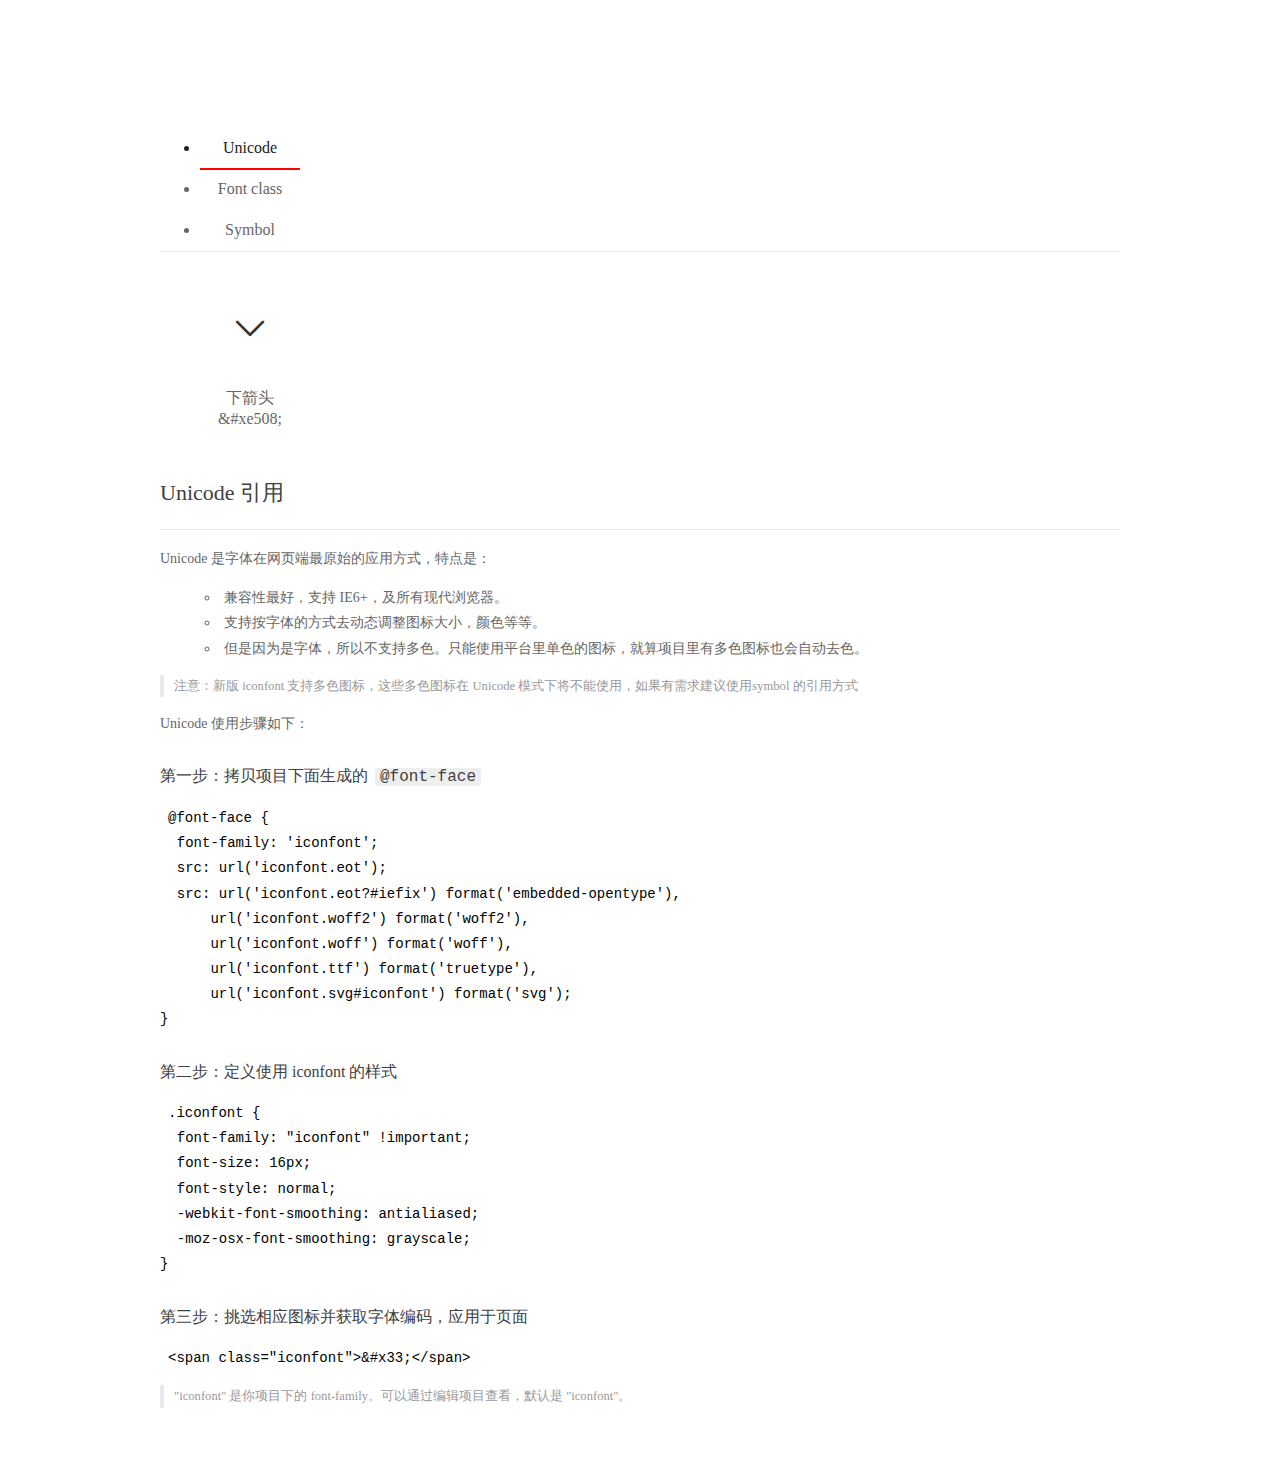
<file: font/demo_index.html>
<!DOCTYPE html>
<html>
<head>
  <meta charset="utf-8"/>
  <title>IconFont Demo</title>
  <link rel="shortcut icon" href="https://img.alicdn.com/tps/i4/TB1_oz6GVXXXXaFXpXXJDFnIXXX-64-64.ico" type="image/x-icon"/>
  <link rel="stylesheet" href="https://g.alicdn.com/thx/cube/1.3.2/cube.min.css">
  <link rel="stylesheet" href="demo.css">
  <link rel="stylesheet" href="iconfont.css">
  <script src="iconfont.js"></script>
  <!-- jQuery -->
  <script src="https://a1.alicdn.com/oss/uploads/2018/12/26/7bfddb60-08e8-11e9-9b04-53e73bb6408b.js"></script>
  <!-- 代码高亮 -->
  <script src="https://a1.alicdn.com/oss/uploads/2018/12/26/a3f714d0-08e6-11e9-8a15-ebf944d7534c.js"></script>
</head>
<body>
  <div class="main">
    <h1 class="logo"><a href="https://www.iconfont.cn/" title="iconfont 首页" target="_blank">&#xe86b;</a></h1>
    <div class="nav-tabs">
      <ul id="tabs" class="dib-box">
        <li class="dib active"><span>Unicode</span></li>
        <li class="dib"><span>Font class</span></li>
        <li class="dib"><span>Symbol</span></li>
      </ul>
      
    </div>
    <div class="tab-container">
      <div class="content unicode" style="display: block;">
          <ul class="icon_lists dib-box">
          
            <li class="dib">
              <span class="icon iconfont">&#xe508;</span>
                <div class="name">下箭头</div>
                <div class="code-name">&amp;#xe508;</div>
              </li>
          
          </ul>
          <div class="article markdown">
          <h2 id="unicode-">Unicode 引用</h2>
          <hr>

          <p>Unicode 是字体在网页端最原始的应用方式，特点是：</p>
          <ul>
            <li>兼容性最好，支持 IE6+，及所有现代浏览器。</li>
            <li>支持按字体的方式去动态调整图标大小，颜色等等。</li>
            <li>但是因为是字体，所以不支持多色。只能使用平台里单色的图标，就算项目里有多色图标也会自动去色。</li>
          </ul>
          <blockquote>
            <p>注意：新版 iconfont 支持多色图标，这些多色图标在 Unicode 模式下将不能使用，如果有需求建议使用symbol 的引用方式</p>
          </blockquote>
          <p>Unicode 使用步骤如下：</p>
          <h3 id="-font-face">第一步：拷贝项目下面生成的 <code>@font-face</code></h3>
<pre><code class="language-css"
>@font-face {
  font-family: 'iconfont';
  src: url('iconfont.eot');
  src: url('iconfont.eot?#iefix') format('embedded-opentype'),
      url('iconfont.woff2') format('woff2'),
      url('iconfont.woff') format('woff'),
      url('iconfont.ttf') format('truetype'),
      url('iconfont.svg#iconfont') format('svg');
}
</code></pre>
          <h3 id="-iconfont-">第二步：定义使用 iconfont 的样式</h3>
<pre><code class="language-css"
>.iconfont {
  font-family: "iconfont" !important;
  font-size: 16px;
  font-style: normal;
  -webkit-font-smoothing: antialiased;
  -moz-osx-font-smoothing: grayscale;
}
</code></pre>
          <h3 id="-">第三步：挑选相应图标并获取字体编码，应用于页面</h3>
<pre>
<code class="language-html"
>&lt;span class="iconfont"&gt;&amp;#x33;&lt;/span&gt;
</code></pre>
          <blockquote>
            <p>"iconfont" 是你项目下的 font-family。可以通过编辑项目查看，默认是 "iconfont"。</p>
          </blockquote>
          </div>
      </div>
      <div class="content font-class">
        <ul class="icon_lists dib-box">
          
          <li class="dib">
            <span class="icon iconfont icon-arrow"></span>
            <div class="name">
              下箭头
            </div>
            <div class="code-name">.icon-arrow
            </div>
          </li>
          
        </ul>
        <div class="article markdown">
        <h2 id="font-class-">font-class 引用</h2>
        <hr>

        <p>font-class 是 Unicode 使用方式的一种变种，主要是解决 Unicode 书写不直观，语意不明确的问题。</p>
        <p>与 Unicode 使用方式相比，具有如下特点：</p>
        <ul>
          <li>兼容性良好，支持 IE8+，及所有现代浏览器。</li>
          <li>相比于 Unicode 语意明确，书写更直观。可以很容易分辨这个 icon 是什么。</li>
          <li>因为使用 class 来定义图标，所以当要替换图标时，只需要修改 class 里面的 Unicode 引用。</li>
          <li>不过因为本质上还是使用的字体，所以多色图标还是不支持的。</li>
        </ul>
        <p>使用步骤如下：</p>
        <h3 id="-fontclass-">第一步：引入项目下面生成的 fontclass 代码：</h3>
<pre><code class="language-html">&lt;link rel="stylesheet" href="./iconfont.css"&gt;
</code></pre>
        <h3 id="-">第二步：挑选相应图标并获取类名，应用于页面：</h3>
<pre><code class="language-html">&lt;span class="iconfont icon-xxx"&gt;&lt;/span&gt;
</code></pre>
        <blockquote>
          <p>"
            iconfont" 是你项目下的 font-family。可以通过编辑项目查看，默认是 "iconfont"。</p>
        </blockquote>
      </div>
      </div>
      <div class="content symbol">
          <ul class="icon_lists dib-box">
          
            <li class="dib">
                <svg class="icon svg-icon" aria-hidden="true">
                  <use xlink:href="#icon-arrow"></use>
                </svg>
                <div class="name">下箭头</div>
                <div class="code-name">#icon-arrow</div>
            </li>
          
          </ul>
          <div class="article markdown">
          <h2 id="symbol-">Symbol 引用</h2>
          <hr>

          <p>这是一种全新的使用方式，应该说这才是未来的主流，也是平台目前推荐的用法。相关介绍可以参考这篇<a href="">文章</a>
            这种用法其实是做了一个 SVG 的集合，与另外两种相比具有如下特点：</p>
          <ul>
            <li>支持多色图标了，不再受单色限制。</li>
            <li>通过一些技巧，支持像字体那样，通过 <code>font-size</code>, <code>color</code> 来调整样式。</li>
            <li>兼容性较差，支持 IE9+，及现代浏览器。</li>
            <li>浏览器渲染 SVG 的性能一般，还不如 png。</li>
          </ul>
          <p>使用步骤如下：</p>
          <h3 id="-symbol-">第一步：引入项目下面生成的 symbol 代码：</h3>
<pre><code class="language-html">&lt;script src="./iconfont.js"&gt;&lt;/script&gt;
</code></pre>
          <h3 id="-css-">第二步：加入通用 CSS 代码（引入一次就行）：</h3>
<pre><code class="language-html">&lt;style&gt;
.icon {
  width: 1em;
  height: 1em;
  vertical-align: -0.15em;
  fill: currentColor;
  overflow: hidden;
}
&lt;/style&gt;
</code></pre>
          <h3 id="-">第三步：挑选相应图标并获取类名，应用于页面：</h3>
<pre><code class="language-html">&lt;svg class="icon" aria-hidden="true"&gt;
  &lt;use xlink:href="#icon-xxx"&gt;&lt;/use&gt;
&lt;/svg&gt;
</code></pre>
          </div>
      </div>

    </div>
  </div>
  <script>
  $(document).ready(function () {
      $('.tab-container .content:first').show()

      $('#tabs li').click(function (e) {
        var tabContent = $('.tab-container .content')
        var index = $(this).index()

        if ($(this).hasClass('active')) {
          return
        } else {
          $('#tabs li').removeClass('active')
          $(this).addClass('active')

          tabContent.hide().eq(index).fadeIn()
        }
      })
    })
  </script>
</body>
</html>
</file>
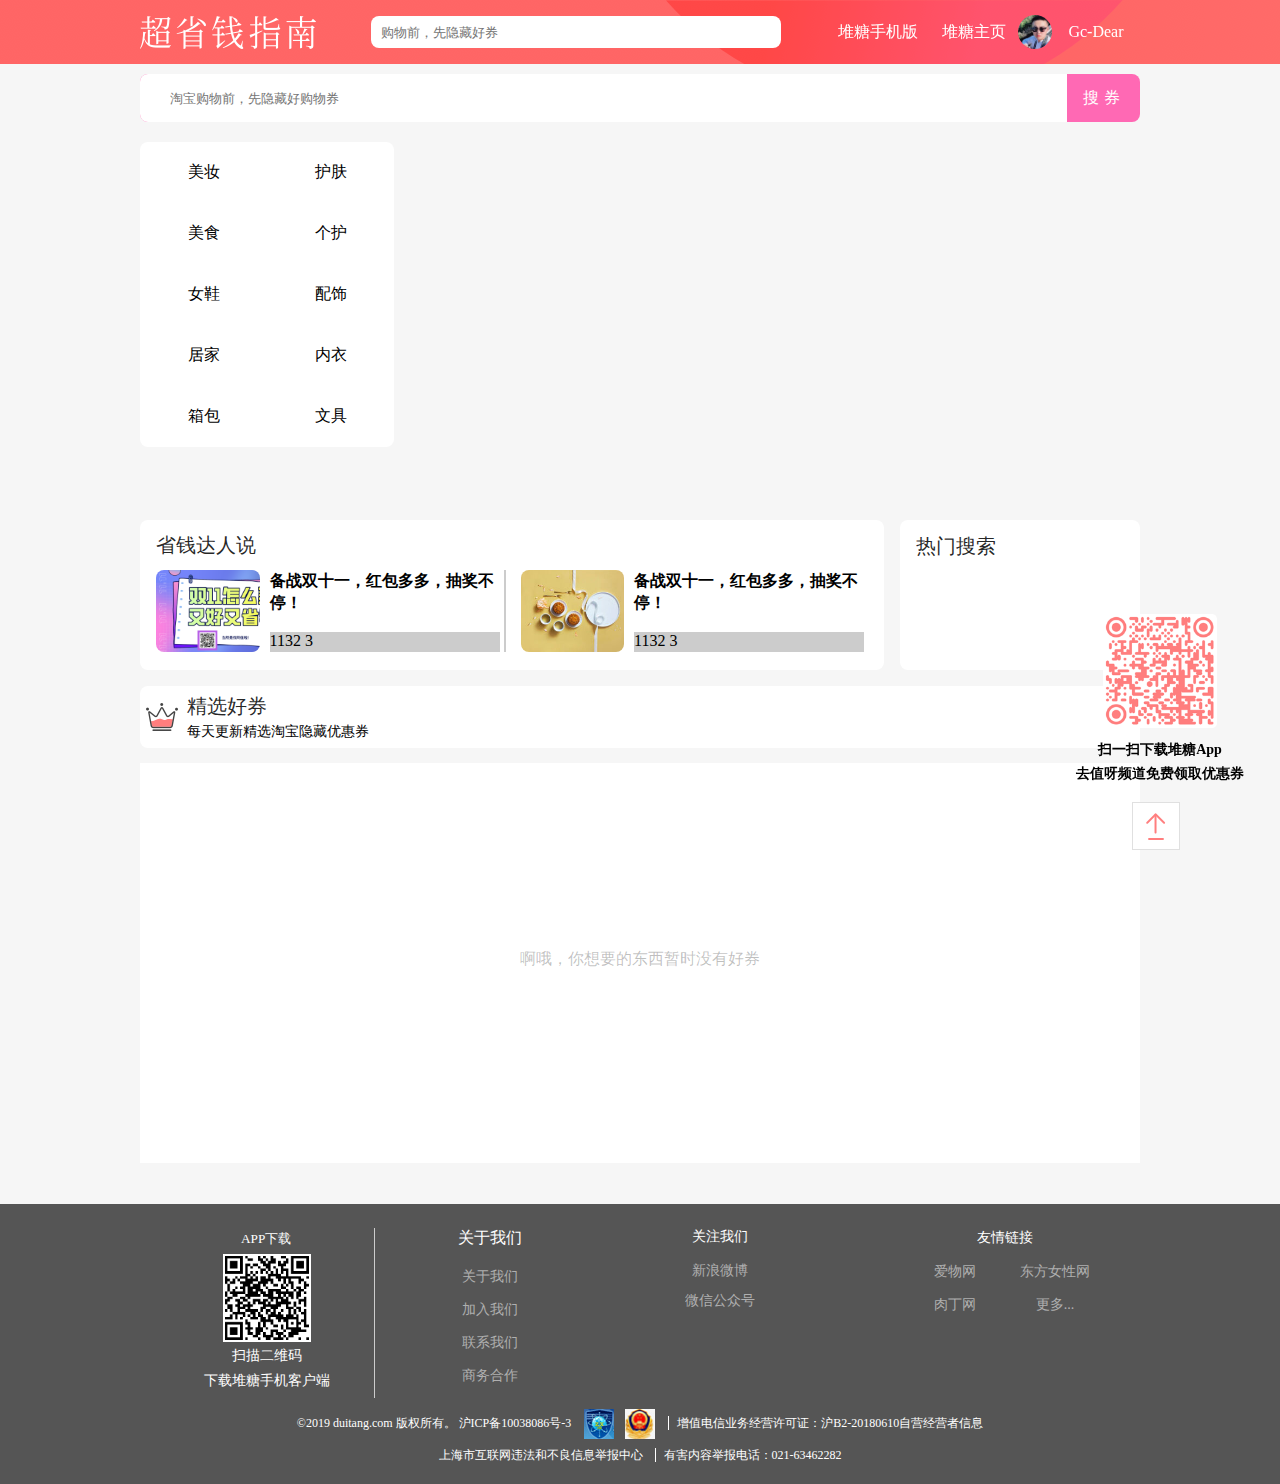
<file: views/fingerpost.html>
<!DOCTYPE html>
<html lang="en">
<head>
    <meta charset="UTF-8">
    <meta name="referrer" content="no-referrer">
    <meta name="viewport" content="width=device-width, initial-scale=1.0">
    <title>Document</title>
    <link rel="stylesheet" href="../css/fingerpost.css">
</head>
<body>
    <!-- 超省钱指南 -->
    <!-- 头部 -->
    <header>
        <div class="title">
            <p><img src="../images/header-log.png" alt=""></p>
            <div class="search">
                <input type="text" placeholder="购物前，先隐藏好券">
            </div>
            <ul>
                <li>堆糖手机版</li>
                <li>
                    <a href="./index.html" style="color: white;text-decoration: none;">堆糖主页</a>
                </li>
                <li>
                    <p class="p-first"></p>
                    <p class="p-second">Gc-Dear</p>
                </li>
            </ul>
        </div>
    </header>
    <!-- 内容区 -->
    <section>
        <!-- 搜索框 -->
        <div class="c-search">
            <input type="text" placeholder="淘宝购物前，先隐藏好购物券">
            <div class="ticket">搜券</div>
        </div>
        <!-- 分类区 -->
        <div class="classify">
            <div class="c-left">
                <ul>
                    <li>美妆</li>
                    <li>护肤</li>
                    <li>美食</li>
                    <li>个护</li>
                    <li>女鞋</li>
                    <li>配饰</li>
                    <li>居家</li>
                    <li>内衣</li>
                    <li>箱包</li>
                    <li>文具</li>
                </ul>
            </div>
            <div class="c-right">
                <div class="box"></div>
            </div>
        </div>
        <!-- 推荐区 -->
        <div class="recommend">
            <div class="recommend-l">
                <h3>省钱达人说</h3>
                <div class="content">
                    <span class="one-pic"></span>
                    <div class="two-describe">
                        <h1>备战双十一，红包多多，抽奖不停！</h1>
                        <div class="collect">
                            <span>1132</span>
                            <span>3</span>
                        </div>
                    </div>
                    <span class="two-pic"></span>
                    <div class="three-describe">
                        <h1>备战双十一，红包多多，抽奖不停！</h1>
                        <div class="collect">
                            <span>1132</span>
                            <span>3</span>
                        </div>
                    </div>
                    
                    
                </div>
            </div>
            <div class="recommend-r">
                <div class="hot">热门搜索</div>
            </div>
        </div>
        <!-- 精选好券 -->
        <div class="choiceness">
            <div class="crown"></div>
            <div>
                <h5>精选好券</h5>
                <p>每天更新精选淘宝隐藏优惠券</p>
            </div>
        </div>
        <!-- 选择区 -->
        <div class="choose">
            <div>
                <p></p>
                <span>啊哦，你想要的东西暂时没有好券</span>
            </div>
        </div>
    </section>
    <!-- 尾部 -->
    <footer>
        <!-- 内容区 -->
        <div class="main">
            <div class="outer">
                 <!-- 二维码区域 -->
                <div class="QR">
                    <div>
                        <h5>APP下载</h5>
                        <span><img src="../images/20190320123039_Ey8sc.png" alt=""></span>
                        <p class="p1">扫描二维码</p>
                        <p class="p2">下载堆糖手机客户端</p>
                    </div>
                </div>
                <div class="one">
                    <p>关于我们</p>
                    <ul>
                        <li>关于我们</li>
                        <li>加入我们</li>
                        <li>联系我们</li>
                        <li>商务合作</li>
                    </ul>
                </div>
                <div class="two">
                    <p>关注我们</p>
                    <ul>
                        <li>新浪微博</li>
                        <li>微信公众号</li>
                    </ul>
                </div>
                <div class="three">
                    <p>友情链接</p>
                    <ul>
                        <li>爱物网</li>
                        <li>东方女性网</li>
                        <li>肉丁网</li>
                        <li>更多...</li>
                    </ul>
                </div>
            </div>
            <div class="inter">
                <div class="div-one">
                    <span>©2019 duitang.com 版权所有。</span>
                    <a href="http://www.miitbeian.gov.cn" target="_blank">沪ICP备10038086号-3</a>
                    <a class="a1" target="_blank" href="http://www.zx110.org/"></a>
                    <a href="http://www.beian.gov.cn/portal/registerSystemInfo?recordcode=31010102002072" class="a2" target="_blank"></a>
                    <span class="span-one">增值电信业务经营许可证：沪B2-20180610<a target="_blank" href="https://www.duitang.com/business/entity/">自营经营者信息</a></span>
                </div>
                <div class="div-two">
                    <a class="a3" href="http://www.shjbzx.cn" target="_blank"><i></i>上海市互联网违法和不良信息举报中心</a>
                    <span class="span-two">有害内容举报电话：021-63462282</span>
                </div>
            </div>
        </div>
    </footer>
    <!-- 右侧二维码 -->
    <div class="fixed">
        <div></div>
        <p>扫一扫下载堆糖App</p>
        <p>去值呀频道免费领取优惠券</p>
    </div>
    <!-- 返回顶部 -->
    <div class="top"></div>

    <script src="../public/jquery.js"></script>
    <script src="../js/fingerpost.js"></script>

</body>
</html>
</file>
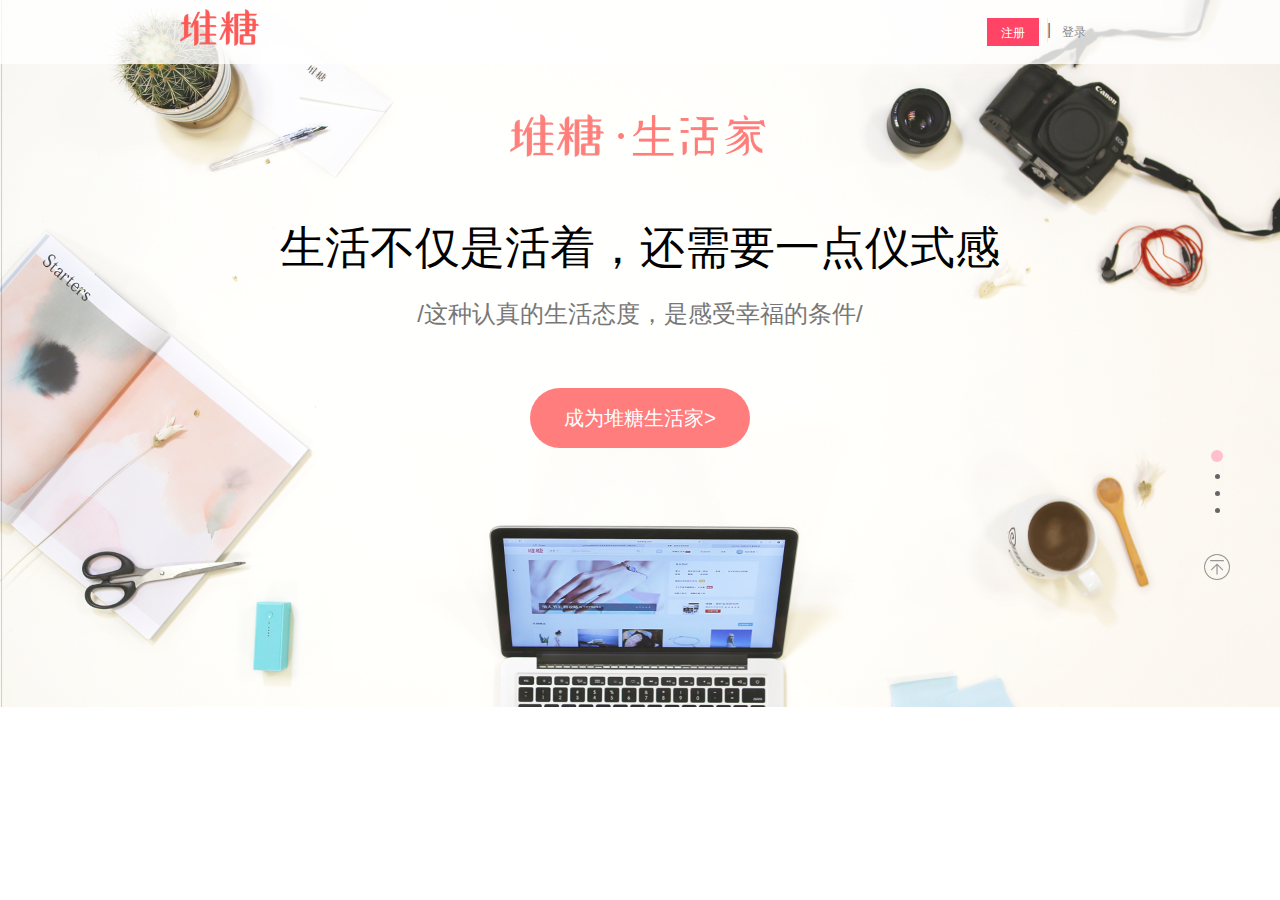
<file: views/life.html>
<!DOCTYPE html>
<html lang="en">
<head>
    <meta charset="UTF-8">
    <meta name="viewport" content="width=device-width, initial-scale=1.0">
    <title>Document</title>
    <link rel="stylesheet" href="../css/life.css">
</head>
<body>
    <div class="warp">
        <div class="bigBox">
            <div class="lifeOne">
                <div class="head">
                    <P class="home">
                        <a href="./index.html" id="a">
                            <img src="../images/life2.png">
                        </a>
                        
                    </P>
                    <p class="hh">
                        <a href="" style="color: white;background-color:  #ff4466;">注册</a>
                        <span>|</span>
                        <a href="./login.html">登录</a>
                    </p>
                </div>
                <div class="banner">
                    <P>
                        <img src="../images/life3.png" alt="">
                    </P>
                    <p>生活不仅是活着，还需要一点仪式感</p>
                    <p>/这种认真的生活态度，是感受幸福的条件/</p>
                    <p>
                        <a href="">成为堆糖生活家></a>
                    </p>
                </div>
            </div>
            <div class="lifeTwo">
                <ul>
                    <li><img src="../images/life5.png"></li>
                    <li>
                        <p class="line"></p>
                        <h3>研究生活细节&nbsp;&nbsp;分享美好时光</h3>
                        <p class="test">
                            在这里，你可以记录:<br>
                            美食烹饪心得、美妆护肤评测；<br>
                            影音书观后感、旅行风光游记；<br>
                            住家收纳经验、手作心得教程；<br>
                            绘画心路历程、铲屎官人日记......
                        
                        </p>
                    </li>
                </ul>
            </div>
            <div class="lifeThr">
                <ul>
                    <li><img src="../images/life6.png"></li>
                    <li>
                        <p class="line"></p>
                        <h3>有更多人读懂你&nbsp;&nbsp;被堆糖官方推荐</h3>
                        <p class="test">
                            你可能收获：<br>
                            糖人们的关注和喜爱；<br>
                            一群志同道合的朋友；<br>
                            被推荐至堆糖首页或官方微博微信；<br>
                            被编辑发掘，成为达人的机会<br>
                        </p>
                    </li>
                </ul>
            </div>
            <div class="lifeFour">
                <div class="bottom">
                    <h1>“寻找可以在平凡生活里发现不平凡的你们”</h1>
                    <p>／成为堆糖生活家，开启写作功能，记录美好生活／</p>
                    <p>
                        <a href="">成为堆糖生活家></a>
                    </p>
                </div>
            </div>
        </div>
    </div>

    <div class="rightBox">
        <ol class="pointBox">
            <li class="active" data-page="0"></li>
            <li data-page="1"></li>
            <li data-page="2"></li>
            <li data-page="3"></li>
        </ol>
        <p class="return">
            <img src="../images/life4.png">
        </p>
    </div>



    <script src="../public/utils实例.js"></script>
    <script src="../js/life.js"></script>
</body>
</html>
</file>
<file: font/demo.css>
/* Logo 字体 */
@font-face {
  font-family: "iconfont logo";
  src: url('https://at.alicdn.com/t/font_985780_km7mi63cihi.eot?t=1545807318834');
  src: url('https://at.alicdn.com/t/font_985780_km7mi63cihi.eot?t=1545807318834#iefix') format('embedded-opentype'),
    url('https://at.alicdn.com/t/font_985780_km7mi63cihi.woff?t=1545807318834') format('woff'),
    url('https://at.alicdn.com/t/font_985780_km7mi63cihi.ttf?t=1545807318834') format('truetype'),
    url('https://at.alicdn.com/t/font_985780_km7mi63cihi.svg?t=1545807318834#iconfont') format('svg');
}

.logo {
  font-family: "iconfont logo";
  font-size: 160px;
  font-style: normal;
  -webkit-font-smoothing: antialiased;
  -moz-osx-font-smoothing: grayscale;
}

/* tabs */
.nav-tabs {
  position: relative;
}

.nav-tabs .nav-more {
  position: absolute;
  right: 0;
  bottom: 0;
  height: 42px;
  line-height: 42px;
  color: #666;
}

#tabs {
  border-bottom: 1px solid #eee;
}

#tabs li {
  cursor: pointer;
  width: 100px;
  height: 40px;
  line-height: 40px;
  text-align: center;
  font-size: 16px;
  border-bottom: 2px solid transparent;
  position: relative;
  z-index: 1;
  margin-bottom: -1px;
  color: #666;
}


#tabs .active {
  border-bottom-color: #f00;
  color: #222;
}

.tab-container .content {
  display: none;
}

/* 页面布局 */
.main {
  padding: 30px 100px;
  width: 960px;
  margin: 0 auto;
}

.main .logo {
  color: #333;
  text-align: left;
  margin-bottom: 30px;
  line-height: 1;
  height: 110px;
  margin-top: -50px;
  overflow: hidden;
  *zoom: 1;
}

.main .logo a {
  font-size: 160px;
  color: #333;
}

.helps {
  margin-top: 40px;
}

.helps pre {
  padding: 20px;
  margin: 10px 0;
  border: solid 1px #e7e1cd;
  background-color: #fffdef;
  overflow: auto;
}

.icon_lists {
  width: 100% !important;
  overflow: hidden;
  *zoom: 1;
}

.icon_lists li {
  width: 100px;
  margin-bottom: 10px;
  margin-right: 20px;
  text-align: center;
  list-style: none !important;
  cursor: default;
}

.icon_lists li .code-name {
  line-height: 1.2;
}

.icon_lists .icon {
  display: block;
  height: 100px;
  line-height: 100px;
  font-size: 42px;
  margin: 10px auto;
  color: #333;
  -webkit-transition: font-size 0.25s linear, width 0.25s linear;
  -moz-transition: font-size 0.25s linear, width 0.25s linear;
  transition: font-size 0.25s linear, width 0.25s linear;
}

.icon_lists .icon:hover {
  font-size: 100px;
}

.icon_lists .svg-icon {
  /* 通过设置 font-size 来改变图标大小 */
  width: 1em;
  /* 图标和文字相邻时，垂直对齐 */
  vertical-align: -0.15em;
  /* 通过设置 color 来改变 SVG 的颜色/fill */
  fill: currentColor;
  /* path 和 stroke 溢出 viewBox 部分在 IE 下会显示
      normalize.css 中也包含这行 */
  overflow: hidden;
}

.icon_lists li .name,
.icon_lists li .code-name {
  color: #666;
}

/* markdown 样式 */
.markdown {
  color: #666;
  font-size: 14px;
  line-height: 1.8;
}

.highlight {
  line-height: 1.5;
}

.markdown img {
  vertical-align: middle;
  max-width: 100%;
}

.markdown h1 {
  color: #404040;
  font-weight: 500;
  line-height: 40px;
  margin-bottom: 24px;
}

.markdown h2,
.markdown h3,
.markdown h4,
.markdown h5,
.markdown h6 {
  color: #404040;
  margin: 1.6em 0 0.6em 0;
  font-weight: 500;
  clear: both;
}

.markdown h1 {
  font-size: 28px;
}

.markdown h2 {
  font-size: 22px;
}

.markdown h3 {
  font-size: 16px;
}

.markdown h4 {
  font-size: 14px;
}

.markdown h5 {
  font-size: 12px;
}

.markdown h6 {
  font-size: 12px;
}

.markdown hr {
  height: 1px;
  border: 0;
  background: #e9e9e9;
  margin: 16px 0;
  clear: both;
}

.markdown p {
  margin: 1em 0;
}

.markdown>p,
.markdown>blockquote,
.markdown>.highlight,
.markdown>ol,
.markdown>ul {
  width: 80%;
}

.markdown ul>li {
  list-style: circle;
}

.markdown>ul li,
.markdown blockquote ul>li {
  margin-left: 20px;
  padding-left: 4px;
}

.markdown>ul li p,
.markdown>ol li p {
  margin: 0.6em 0;
}

.markdown ol>li {
  list-style: decimal;
}

.markdown>ol li,
.markdown blockquote ol>li {
  margin-left: 20px;
  padding-left: 4px;
}

.markdown code {
  margin: 0 3px;
  padding: 0 5px;
  background: #eee;
  border-radius: 3px;
}

.markdown strong,
.markdown b {
  font-weight: 600;
}

.markdown>table {
  border-collapse: collapse;
  border-spacing: 0px;
  empty-cells: show;
  border: 1px solid #e9e9e9;
  width: 95%;
  margin-bottom: 24px;
}

.markdown>table th {
  white-space: nowrap;
  color: #333;
  font-weight: 600;
}

.markdown>table th,
.markdown>table td {
  border: 1px solid #e9e9e9;
  padding: 8px 16px;
  text-align: left;
}

.markdown>table th {
  background: #F7F7F7;
}

.markdown blockquote {
  font-size: 90%;
  color: #999;
  border-left: 4px solid #e9e9e9;
  padding-left: 0.8em;
  margin: 1em 0;
}

.markdown blockquote p {
  margin: 0;
}

.markdown .anchor {
  opacity: 0;
  transition: opacity 0.3s ease;
  margin-left: 8px;
}

.markdown .waiting {
  color: #ccc;
}

.markdown h1:hover .anchor,
.markdown h2:hover .anchor,
.markdown h3:hover .anchor,
.markdown h4:hover .anchor,
.markdown h5:hover .anchor,
.markdown h6:hover .anchor {
  opacity: 1;
  display: inline-block;
}

.markdown>br,
.markdown>p>br {
  clear: both;
}


.hljs {
  display: block;
  background: white;
  padding: 0.5em;
  color: #333333;
  overflow-x: auto;
}

.hljs-comment,
.hljs-meta {
  color: #969896;
}

.hljs-string,
.hljs-variable,
.hljs-template-variable,
.hljs-strong,
.hljs-emphasis,
.hljs-quote {
  color: #df5000;
}

.hljs-keyword,
.hljs-selector-tag,
.hljs-type {
  color: #a71d5d;
}

.hljs-literal,
.hljs-symbol,
.hljs-bullet,
.hljs-attribute {
  color: #0086b3;
}

.hljs-section,
.hljs-name {
  color: #63a35c;
}

.hljs-tag {
  color: #333333;
}

.hljs-title,
.hljs-attr,
.hljs-selector-id,
.hljs-selector-class,
.hljs-selector-attr,
.hljs-selector-pseudo {
  color: #795da3;
}

.hljs-addition {
  color: #55a532;
  background-color: #eaffea;
}

.hljs-deletion {
  color: #bd2c00;
  background-color: #ffecec;
}

.hljs-link {
  text-decoration: underline;
}

/* 代码高亮 */
/* PrismJS 1.15.0
https://prismjs.com/download.html#themes=prism&languages=markup+css+clike+javascript */
/**
 * prism.js default theme for JavaScript, CSS and HTML
 * Based on dabblet (http://dabblet.com)
 * @author Lea Verou
 */
code[class*="language-"],
pre[class*="language-"] {
  color: black;
  background: none;
  text-shadow: 0 1px white;
  font-family: Consolas, Monaco, 'Andale Mono', 'Ubuntu Mono', monospace;
  text-align: left;
  white-space: pre;
  word-spacing: normal;
  word-break: normal;
  word-wrap: normal;
  line-height: 1.5;

  -moz-tab-size: 4;
  -o-tab-size: 4;
  tab-size: 4;

  -webkit-hyphens: none;
  -moz-hyphens: none;
  -ms-hyphens: none;
  hyphens: none;
}

pre[class*="language-"]::-moz-selection,
pre[class*="language-"] ::-moz-selection,
code[class*="language-"]::-moz-selection,
code[class*="language-"] ::-moz-selection {
  text-shadow: none;
  background: #b3d4fc;
}

pre[class*="language-"]::selection,
pre[class*="language-"] ::selection,
code[class*="language-"]::selection,
code[class*="language-"] ::selection {
  text-shadow: none;
  background: #b3d4fc;
}

@media print {

  code[class*="language-"],
  pre[class*="language-"] {
    text-shadow: none;
  }
}

/* Code blocks */
pre[class*="language-"] {
  padding: 1em;
  margin: .5em 0;
  overflow: auto;
}

:not(pre)>code[class*="language-"],
pre[class*="language-"] {
  background: #f5f2f0;
}

/* Inline code */
:not(pre)>code[class*="language-"] {
  padding: .1em;
  border-radius: .3em;
  white-space: normal;
}

.token.comment,
.token.prolog,
.token.doctype,
.token.cdata {
  color: slategray;
}

.token.punctuation {
  color: #999;
}

.namespace {
  opacity: .7;
}

.token.property,
.token.tag,
.token.boolean,
.token.number,
.token.constant,
.token.symbol,
.token.deleted {
  color: #905;
}

.token.selector,
.token.attr-name,
.token.string,
.token.char,
.token.builtin,
.token.inserted {
  color: #690;
}

.token.operator,
.token.entity,
.token.url,
.language-css .token.string,
.style .token.string {
  color: #9a6e3a;
  background: hsla(0, 0%, 100%, .5);
}

.token.atrule,
.token.attr-value,
.token.keyword {
  color: #07a;
}

.token.function,
.token.class-name {
  color: #DD4A68;
}

.token.regex,
.token.important,
.token.variable {
  color: #e90;
}

.token.important,
.token.bold {
  font-weight: bold;
}

.token.italic {
  font-style: italic;
}

.token.entity {
  cursor: help;
}
</file>
<file: font/iconfont.css>
@font-face {font-family: "iconfont";
  src: url('iconfont.eot?t=1610266094660'); /* IE9 */
  src: url('iconfont.eot?t=1610266094660#iefix') format('embedded-opentype'), /* IE6-IE8 */
  url('[data-uri]') format('woff2'),
  url('iconfont.woff?t=1610266094660') format('woff'),
  url('iconfont.ttf?t=1610266094660') format('truetype'), /* chrome, firefox, opera, Safari, Android, iOS 4.2+ */
  url('iconfont.svg?t=1610266094660#iconfont') format('svg'); /* iOS 4.1- */
}

.iconfont {
  font-family: "iconfont" !important;
  font-size: 16px;
  font-style: normal;
  -webkit-font-smoothing: antialiased;
  -moz-osx-font-smoothing: grayscale;
}

.icon-arrow:before {
  content: "\e508";
}
</file>
<file: css/fingerpost.css>
* {
    margin: 0;
    padding: 0;
}
img {
    display: block;
}
ul,li{
    list-style: none;
}
body{
    background-color: rgb(246,246,246);
}
a{text-decoration: none;}
/* 头部 */
header {
    width: 100%;
    height: 64px;
    background-image: url(../images/header.png);
    position: fixed;
    left: 0;
    top: 0;
    z-index: 999;
}
/* 头部内容区 */
header .title {
    width: 1000px;
    height: 100%;
    margin: 0 auto;
    display: flex;
    justify-content: space-between;
    align-items: center
}
/* 头部logo */
.title p {
    width: 176px;
    height: 33px;
}
.title p img{
    width: 100%;
    height: 100%;
}
/* 头部搜索框 */
.title .search{
    width: 400px;
    height: 32px;
    border-radius: 8px;
}
.title .search input{
    width: 100%;
    height: 100%;
    border-radius: 8px;
    outline: none;
    border: none;
    padding-left: 10px;

}
/* 头部列表 */
.title ul{
    width: 314px;
    height: 100%;
    display: flex;
    align-items: center;
}
.title ul li {
    display: flex;
    justify-content: center;
    align-items: center;
    color: #fff;
    font-size: 16px;
    cursor: pointer;
    border-radius: 8px;
}
.title ul li:hover{
    background: rgba(255,255,255,0.5);
}
.title ul li:nth-child(1){
    width: 104px;
    height: 58px;
}
.title ul li:nth-child(2){
    width: 88px;
    height: 58px;
}
.title ul li:nth-child(3){
    width: 122px;
    height: 64px;
    display: flex;
    justify-content: space-between;
    align-items: center;
}
ul .p-first{
    width: 34px;
    height: 34px;
    background: url(../images/user-pic.jpg) no-repeat;
    background-size: cover;
    border-radius: 50%;
    overflow: hidden;
}
.p-second{
    flex: 1;
    display: flex;
    justify-content: center;
    align-items: center;
}
.title ul li:nth-child(3):hover{
    background: none;
}
/* 内容区 */
section{
    width: 100%;
    height: 1130px;
    margin-top: 74px;
}
/* 内容区搜索框 */
.c-search{
    width: 1000px;
    height: 48px;
    background-color: hotpink;
    margin: 0 auto;
    display: flex;
    border-radius: 8px;
}
.c-search input{
    width: 927px;
    height: 100%;
    outline: none;
    border: none;
    border-top-left-radius: 8px;
    border-bottom-left-radius: 8px;
    padding: 6px 11px 6px 30px;
    box-sizing: border-box;
    
}
.ticket{
    flex: 1;
    display: flex;
    justify-content: center;
    align-items: center;
    cursor: pointer;
    color: #fff;
    letter-spacing: 5px;
}
/* 分类区 */
.classify{
    width: 1000px;
    height: 382px;
    margin: 0 auto;
    display: flex;
    margin-bottom: 16px;
}
/* 左边 */
.classify .c-left{
    width: 254px;
    height: 100%;
    padding: 20px 0 30px;
    box-sizing: border-box;
    
}
/* 右边 */
.classify .c-right{
    flex: 1;   
}
/* 左边列表 */
.c-left li{
    width: 127px;
    height: 61px;
    background-color:#fff;
    float: left;
    display: flex;
    justify-content: center;
    align-items: center;
    position: relative;
    cursor: pointer;
}
.c-left li:nth-child(1){
    border-top-left-radius: 8px;
}
.c-left li:nth-child(2){
    border-top-right-radius: 8px;
}
.c-left li:nth-child(9){
    border-bottom-left-radius: 8px;
}
.c-left li:nth-child(10){
    border-bottom-right-radius: 8px;
}
.c-left li:hover{
    background-color: rgb(246,246,246);
}
.c-left li div {
    width: 190px;
    min-height: 200px;
    background-color:#fff;
    position: absolute;
    left: 100%;
    top: 0;
    z-index: 222;
    border-top-right-radius: 8px;
    border-bottom-right-radius: 8px;
    padding: 15px 35px 30px 15px;
    box-sizing: border-box;
    /* display: none; */
    box-shadow:0 0 9px 2px #999;
}

.c-left li div h3{
    width: 100%;
    height: 40px;
    line-height: 40px;
    font-weight: 600;
    font-size: 18px;
}

.c-left li div span{
    display: inline-block;
    min-width:32px ;
    height: 32px;
    line-height: 32px;
    cursor: pointer;
}


/* 右边内容 */
.c-right .box{
    width: 730px;
    height: 366px;
    margin: 16px 0 0 16px;
}
/* 推荐区 */
.recommend{
    width: 1000px;
    height: 150px;
    margin: 0 auto;
    display: flex;
    justify-content: space-between;
}
/* 左区 */
.recommend-l{
    width: 744px;
    height: 150px;
    border-radius: 8px;
    background-color: #fff;
    display: flex;
    flex-direction: column;
    
}
/* 右区 */
.recommend-r{
    width: 240px;
    height: 150px;
    border-radius: 8px;
    background-color: #fff;
    padding: 0 16px;
    box-sizing: border-box;

}
/* 左区内容 */
.recommend-l h3{
    width: 712px;
    height: 40px;
    padding-top: 12px;
    margin-left: 16px;
    box-sizing: border-box;
    font-size: 20px;
    font-weight: normal;
    color: rgba(0,0,0,0.85);
}
.recommend-l .content{
    width: 744px;
    height: 108px;

    padding: 10px 16px 16px;
    box-sizing: border-box;
    display: flex;
}
.content .one-pic{
    width: 110px;
    height: 82px;
    border-radius: 8px;
    background-image: url(../images/20201019145832_527b2.png);
    background-size: cover;
}
.content .two-describe{
    width: 234px;
    height: 82px;
    background-color: #fff;
    margin-left: 10px;
    border-right: 2px solid #ccc;
}
.content h1{
    width: 234px;
    height: 44px;
    margin-bottom: 18px;
    font-size: 16px;
    line-height: 22px;
}
.collect{
    width: 230px;
    height: 20px;
    background-color: #ccc;
}

.content .two-pic{
    width: 110px;
    height: 82px;
    border-radius: 8px;
    background-image: url(../images/20200925163316_LKWmj.jpeg);
    background-size: cover;
    margin-left: 15px;
}
.content .three-describe{
    width: 234px;
    height: 82px;
    background-color: #fff;
    margin-left: 10px;
    
}
/* 右区内容 */
.recommend-r .hot{
    width: 240px;
    height: 40px;
    font-size: 20px;
    line-height: 28px;
    padding-top: 12px;
    color: rgba(0,0,0,0.85);
}
/* 精选好券 */
.choiceness {
    width: 1000px;
    height: 62px;
    margin: 0 auto;
    margin-top: 16px;
    background-color: #fff;
    border-radius: 8px;
    padding: 6px 16px 6px 6px;
    box-sizing: border-box;
    display: flex; 
    align-items: center;
}
.choiceness .crown {
    width: 32px;
    height: 32px;
    background-image: url(../images/20190613031933_KCJdA.png);
    background-size: cover;
    margin-right: 9px;
}
.choiceness h5{
    width: 182px;
    height: 28px;
    font-size: 20px;
    line-height: 28px;
    color: rgba(0, 0, 0, 0.85);
    font-weight: 500;
}
.choiceness p{
    width: 182px;
    height: 20px;
    font-size: 14px;
    margin-top: 2px;
    line-height: 20px;
}
/* 选择券 */
.choose {
    width: 1000px;
    height: 400px;
    margin: 0 auto;
    margin-top: 15px;
    margin-bottom: 40px;
    background-color: #fff;
}
.choose div {
    width: 100%;
    height: 242px;
    box-sizing: border-box;
    padding: 16px;
    display: flex;
    justify-content: space-between;
    align-items: center;
    flex-direction: column;
}
.choose p{
    width: 170px;
    height: 170px;
    background-image: url(https://c-ssl.duitang.com/uploads/people/201906/18/20190618152758_iGufn.png);
}
.choose span{
    display: block;
    width: 272px;
    height: 24px;
    margin-bottom: 16px;
    color: rgba(0, 0, 0, 0.25);
    font-size: 16px;
    text-align: center;
}
/* 尾部 */
footer{
    width: 100%;
    height: 280px;
    padding: 24px 50px 0;
    background-color: #555555;
    box-sizing: border-box;
}
/* 内容区 */
footer .main{
    width: 1000px;
    height: 256px;
    margin: 0 auto;
    display: flex;
    flex-direction: column;
}
.main .outer{
    display: flex;
}
/* 二维码区域 */
.main .QR{
    width: 235px;
    height: 170px;
    border-right: 1px solid #ccc;
    padding: 0 107px 0 37px;
    box-sizing: border-box;
}
.QR div {
    width: 179px;
    height: 165px;
    display: flex;
    flex-direction: column;
    justify-content: space-around;
    align-items: center;
}
.QR div h5{
    width: 51px;
    height: 19px;
    color: #fff;
    font-weight: 500;
}
.QR div span{
    display: block;
    border: 2px solid #fff;
}
.QR div img {
    width: 84px;
    height: 84px;
}
.QR div .p1{
    width: 70px;
    height: 20px;
    font-size: 14px;
    color: #fff;
    line-height: 20px;
}
.QR div .p2{
    width: 126px;
    height: 20px;
    font-size: 14px;
    color: #fff;
    line-height: 20px;
}
.outer .one{
    width: 230px;
    height: 170px;
    display: flex;
    flex-direction: column;
    justify-content: space-around;
    align-items: center;
}
.outer .two{
    width: 230px;
    height: 170px;
    padding: 0 70px;
    box-sizing: border-box;
    text-align: center;
}
.outer .three{
    width: 270px;
    height: 170px;
    padding-left: 70px;
    box-sizing: border-box;
}
.outer .one p{
    width: 64px;
    height: 24px;
    margin-bottom: 16px;
    color: #fff;
    font-size: 16px;
}
.outer .one ul{
    width: 100;
    height: 132px;
    display: flex;
    flex-direction: column;
}
.outer .one ul li{
    width: 100px;
    height: 21px;
    margin-bottom: 12px;
    font-size: 14px;
    color: #c6c6c6;
    opacity: 0.8;
    display: flex;
    justify-content: center;
    align-items: center;
}
.outer .two p{
    color: #fff;
    margin-bottom: 16px;
    font-weight: 500;
    font-size: 14px;
}
.outer .two li{
    margin-bottom: 12px;
    font-size: 14px;
    color: #c6c6c6;
    opacity: 0.8;
}
.outer .three p{
    width: 100%;
    height: 19px;
    line-height: 19px;
    color: #fff;
    margin-bottom: 16px;
    font-size: 14px;
    text-align: center;
}
.outer .three li{
    width: 100px;
    height: 21px;
    margin-bottom: 12px;
    float: left;
    font-size: 14px;
    color: #c6c6c6;
    opacity: 0.8;
    text-align: center;
}
.main .inter{
    width: 1000px;
    height: 55.75px;
    margin: 10px 0;
}
.inter .div-one{
    width: 100%;
    height: 31.75px;
    margin-bottom: 5px;
    text-align: center;
    font-size: 12px;
    color: #fff;
}
.inter a{
    text-decoration: none;
    background-color: transparent;
    outline: none;
    cursor: pointer;
    transition: color 0.3s;
    color: #fff;
}
.inter .a1{
    margin-left: 10px;
    display: inline-block;
    width: 30px;
    height: 30px;
    background: url(../images/20180426161639_VL3cE.png) no-repeat;
    background-size: contain;
    vertical-align: middle;
}
.inter .a2{
    background: url(../images/20180426161626_ByaRe.png) no-repeat;
    background-size: contain;
    display: inline-block;
    vertical-align: middle;
    width: 30px;
    height: 30px;
    margin-left: 8px;
    margin-right: 10px;
}
.inter .span-one{
    width: 318.91px;
    height: 16px;
    padding-left: 8px;
    height: 30px;
    line-height: 30px;
    border-left: 1px solid #fff;
    font-size: 12px;
    color: #fff;
    box-sizing: border-box;
}
.inter .div-two{
    width: 1000px;
    height: 19px;
    text-align: center;
    color: #fff;
}
.div-two .a3{
    color: #fff;
    font-size: 12px;
    margin-right: 8px;
}
.div-two .span-two{
    padding-left: 8px;
    white-space: nowrap;
    border-left: 1px solid #fff;
    font-size: 12px;
    color: #fff;
}
/* 右侧二维码 */
.fixed{
    width: 200px;
    height: 200px;
    position: fixed;
    right: 20px;
    bottom: 100px;
    display: flex;
    flex-direction: column;
    align-items: center;
    justify-content: center;
    z-index: 999;
}
.fixed div{
    width: 114px;
    height: 114px;
    background-image: url(../images/20190620185021_RWSYz.png);
    background-size: 100%;
    background-repeat: no-repeat;
    background-position: center;
}
.fixed p{
    margin-top: 10px;
    font-weight: bold;
    font-size: 14px;
    line-height: 24px;
}
.fixed p:nth-child(3){
    margin-top: 0;
}
/* 返回顶部 */
.top{ 
    width: 46px;
    height: 46px;
    background: url(../images/20180511104226_xfXsH.png);
    background-size: 20px 27px;
    background-color: #fff;
    background-position: center center;
    background-repeat: no-repeat;
    border: 1px solid #e0e0e0;
    position: fixed;
    right: 100px;
    bottom: 50px;
    z-index: 10;
    cursor: pointer;
    
}
</file>
<file: css/life.css>
@charset "UTF-8";
* {
  padding: 0;
  margin: 0;
  box-sizing: border-box;
}

ul, ol li {
  list-style: none;
}

a {
  text-decoration: none;
}

html, body {
  width: 100%;
  height: 100%;
  font-family: Helvetica, "微软雅黑";
}

body > div {
  height: 100%;
  position: relative;
  overflow: hidden;
}

.bigBox {
  width: 100%;
  height: 400%;
  position: absolute;
}

.lifeOne {
  width: 100%;
  height: 100%;
  background-image: url(../images/life1.png);
  background-repeat: no-repeat;
  background-size: 100%;
  position: relative;
}

.head {
  height: 64px;
  width: 100%;
  background-color: rgba(255, 255, 255, 0.8);
  display: flex;
  align-items: center;
  justify-content: space-between;
}

/* .head > .home > #a{
    color: transparent !important;
    background-color: transparent !important;
} */
.head > p:nth-child(1) {
  padding-left: 180px;
}

.head > p:nth-child(2) {
  padding-right: 180px;
  display: flex;
}

.head > p > a {
  width: 52px;
  height: 28px;
  line-height: 28px;
  text-align: center;
  font-size: 12px;
  color: #878787;
}

.head > .hh > a:nth-child(1) {
  color: white;
  background-color: #ff4466;
  border: 1px solid #ff4466;
  margin-right: 8px;
}

.head > p > span {
  color: #666;
  line-height: 1.5;
  height: 24px;
  background-color: #ebebeb;
  width: 1px;
  float: left;
  font-size: 16px;
}

.banner {
  margin: 50px auto 0;
  width: 720px;
  height: 322px;
  top: 250px;
}

.banner > p:nth-child(1) {
  width: 100%;
  height: 104px;
}

.banner > p:nth-child(1) > img {
  padding-left: 230px;
}

.banner > p:nth-child(2) {
  font-size: 45px;
  margin-bottom: 20px;
}

.banner > p:nth-child(3) {
  text-align: center;
  font-size: 24px;
  color: #777777;
  margin-bottom: 58px;
}

.banner > p:nth-child(4) {
  width: 220px;
  height: 60px;
  background-color: #ff7d7c;
  text-align: center;
  margin-left: 250px;
  border-radius: 30px;
}

.banner > p:nth-child(4) > a {
  color: white;
  font-size: 20px;
  line-height: 60px;
}

.lifeTwo {
  width: 100%;
  height: 100%;
  background-color: #fffdf8;
  overflow: hidden;
}

.lifeTwo > ul {
  width: 1156px;
  height: 532px;
  /* background-color: green; */
  margin: 0 auto;
  padding-top: 100px;
  display: flex;
}

.lifeTwo > ul > li:nth-child(1) {
  width: 700px;
  height: 480px;
  /* background-color:pink; */
}
.lifeTwo > ul > li:nth-child(1) img {
  width: 100%;
  height: 100%;
}

.lifeTwo > ul > li:nth-child(2) {
  width: 356px;
  height: 256px;
  /* background: orange; */
  margin-top: 40px;
  margin-left: 50px;
}

.lifeTwo > ul > li:nth-child(2) > h3 {
  height: 94px;
  /* background-color: rebeccapurple; */
  line-height: 94px;
  font-size: 24px;
  font-weight: normal;
  margin-bottom: 20px;
}

.line {
  width: 42px;
  height: 2px;
  background: #000;
}

.test {
  overflow: hidden;
  text-align: left;
  font-size: 16px;
  font-weight: 400;
  line-height: 2;
  color: #000;
}

.lifeThr {
  width: 100%;
  height: 100%;
  overflow: hidden;
  background-color: #fffdf8;
}

.lifeThr > ul {
  width: 864px;
  height: 100%;
  margin: 0 auto;
  padding-top: 80px;
  overflow: hidden;
}
.lifeThr > ul li {
  float: left;
}

.lifeThr > ul > li:nth-child(1) {
  width: 410px;
  height: 460px;
}

.lifeThr > ul > li:nth-child(1) > img {
  width: 100%;
  height: 100%;
}

.lifeThr > ul > li:nth-child(2) {
  width: 350px;
  margin-top: 110px;
  float: right;
}

.lifeThr > ul > li:nth-child(2) > h3 {
  line-height: 74px;
  font-weight: normal;
  /* background-color: rebeccapurple; */
  font-size: 24px;
}

.lifeFour {
  width: 100%;
  height: 100%;
  background-image: url(../images/life7.png);
  background-repeat: no-repeat;
  background-size: 100%;
  position: relative;
}

.bottom {
  width: 1048px;
  height: 292px;
  position: absolute;
  top: 250px;
  left: 50%;
  transform: translateX(-50%);
}

.bottom > h1 {
  text-align: center;
  margin-bottom: 40px;
  font-size: 45px;
  font-weight: 400;
  color: #000;
}

.bottom > p:nth-child(2) {
  font-size: 26px;
  font-weight: 300;
  color: #777;
  padding-bottom: 50px;
  text-align: center;
  margin-bottom: 30px;
}

.bottom > p:nth-child(3) {
  width: 220px;
  height: 60px;
  background-color: #ff7d7c;
  text-align: center;
  margin-left: 400px;
  border-radius: 30px;
}

.bottom > p:nth-child(3) > a {
  color: white;
  font-size: 20px;
  line-height: 60px;
}

.rightBox {
  position: fixed;
  height: 130px;
  flex-direction: column;
  justify-content: space-between;
  align-items: center;
  top: 50%;
  right: 50px;
  display: flex;
}

.pointBox {
  width: 12px;
  height: 68px;
  border-radius: 15px;
  display: flex;
  flex-direction: column;
  justify-content: space-between;
  align-items: center;
}

.pointBox > li {
  width: 5px;
  height: 5px;
  background-color: #666;
  border-radius: 50%;
  cursor: pointer;
  margin-bottom: 5px;
}

.pointBox > li.active {
  height: 12px;
  width: 12px;
  background-color: pink;
}

.return {
  width: 26px;
  height: 26px;
  margin-top: 30px;
  cursor: pointer;
}

.return > img {
  width: 100%;
  height: 100%;
}

/*# sourceMappingURL=life.css.map */
</file>
